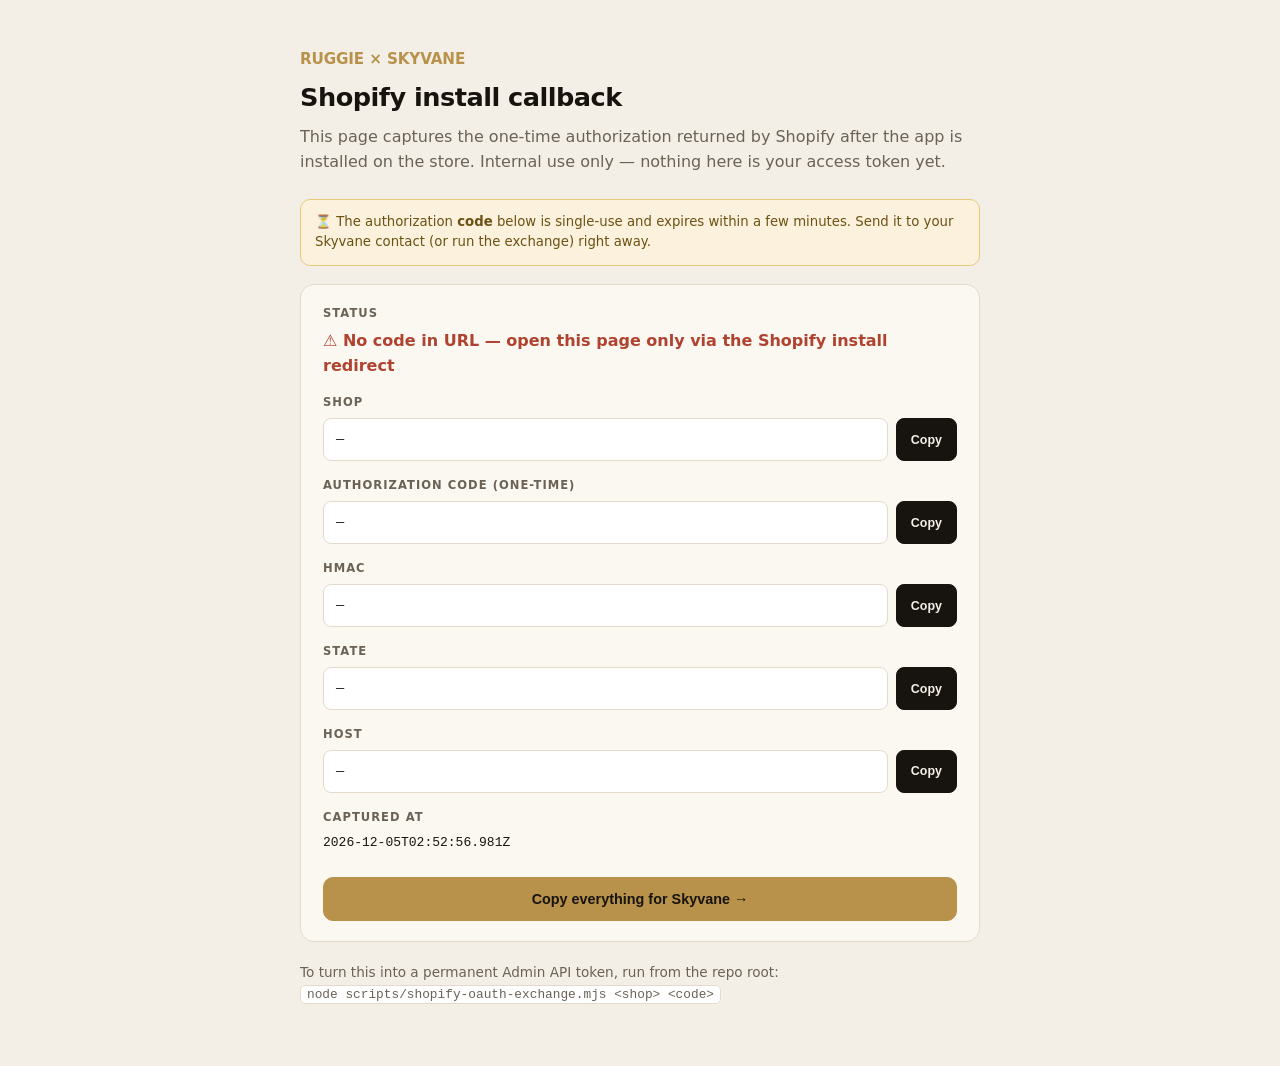
<file: oauth-callback.html>
<!doctype html>
<html lang="en">
<head>
  <meta charset="utf-8" />
  <meta name="viewport" content="width=device-width, initial-scale=1" />
  <meta name="robots" content="noindex, nofollow" />
  <title>Ruggie · Shopify install callback</title>
  <style>
    :root {
      --bone: #F4EFE6; --onyx: #17130E; --brass: #B8924A; --cream: #FBF8F2;
      --line: #E4DACB; --muted: #6B6256; --ok: #1E7A53; --err: #B0432F;
    }
    * { box-sizing: border-box; }
    body { font-family: -apple-system, BlinkMacSystemFont, "Inter", system-ui, sans-serif; background: var(--bone); color: var(--onyx); padding: 48px 20px; max-width: 720px; margin: 0 auto; line-height: 1.55; }
    .brand { font-weight: 800; letter-spacing: -0.01em; font-size: 0.95rem; text-transform: uppercase; color: var(--brass); }
    h1 { font-size: 1.6rem; margin: 6px 0 8px; letter-spacing: -0.02em; }
    p.lede { color: var(--muted); margin: 0 0 24px; }
    .panel { background: var(--cream); border: 1px solid var(--line); border-radius: 14px; padding: 20px 22px; margin: 16px 0; }
    .row { display: flex; flex-direction: column; gap: 6px; margin-bottom: 16px; }
    .row:last-child { margin-bottom: 0; }
    .row label { font-size: 0.72rem; text-transform: uppercase; letter-spacing: 0.09em; color: var(--muted); font-weight: 700; }
    .val { display: flex; align-items: stretch; gap: 8px; }
    .val code { flex: 1; background: #fff; border: 1px solid var(--line); padding: 10px 12px; border-radius: 8px; font-family: ui-monospace, "SF Mono", Menlo, monospace; font-size: 0.85rem; word-break: break-all; min-height: 40px; display: flex; align-items: center; }
    button.copy { border: 1px solid var(--onyx); background: var(--onyx); color: var(--bone); border-radius: 8px; padding: 0 14px; font-size: 0.78rem; font-weight: 700; cursor: pointer; white-space: nowrap; }
    button.copy:hover { opacity: 0.88; }
    button.copy:active { transform: translateY(1px); }
    .status { font-weight: 700; }
    .status.ok { color: var(--ok); }
    .status.err { color: var(--err); }
    .hint { font-size: 0.85rem; color: var(--muted); margin-top: 20px; }
    .hint code { background: #fff; border: 1px solid var(--line); padding: 1px 6px; border-radius: 5px; font-size: 0.8rem; }
    .big-copy { width: 100%; margin-top: 8px; padding: 13px; font-size: 0.9rem; border: 1px solid var(--brass); background: var(--brass); color: var(--onyx); border-radius: 10px; font-weight: 800; cursor: pointer; }
    .big-copy:hover { filter: brightness(1.03); }
    .warn { background: #FBF1DC; border: 1px solid #E7C97A; color: #6B5212; border-radius: 10px; padding: 12px 14px; font-size: 0.83rem; margin: 18px 0; }
  </style>
</head>
<body>
  <div class="brand">Ruggie × Skyvane</div>
  <h1>Shopify install callback</h1>
  <p class="lede">This page captures the one-time authorization returned by Shopify after the app is installed on the store. Internal use only — nothing here is your access token yet.</p>

  <div class="warn">⏳ The authorization <strong>code</strong> below is single-use and expires within a few minutes. Send it to your Skyvane contact (or run the exchange) right away.</div>

  <div class="panel">
    <div class="row">
      <label>Status</label>
      <span class="status" id="status">Reading URL parameters…</span>
    </div>
    <div class="row">
      <label>Shop</label>
      <div class="val"><code id="shop">—</code><button class="copy" data-target="shop">Copy</button></div>
    </div>
    <div class="row">
      <label>Authorization code (one-time)</label>
      <div class="val"><code id="code">—</code><button class="copy" data-target="code">Copy</button></div>
    </div>
    <div class="row">
      <label>HMAC</label>
      <div class="val"><code id="hmac">—</code><button class="copy" data-target="hmac">Copy</button></div>
    </div>
    <div class="row">
      <label>State</label>
      <div class="val"><code id="state">—</code><button class="copy" data-target="state">Copy</button></div>
    </div>
    <div class="row">
      <label>Host</label>
      <div class="val"><code id="host">—</code><button class="copy" data-target="host">Copy</button></div>
    </div>
    <div class="row">
      <label>Captured at</label>
      <code id="ts">—</code>
    </div>

    <button class="big-copy" id="copyAll">Copy everything for Skyvane →</button>
  </div>

  <p class="hint">
    To turn this into a permanent Admin API token, run from the repo root:<br />
    <code>node scripts/shopify-oauth-exchange.mjs &lt;shop&gt; &lt;code&gt;</code>
  </p>

  <script>
    (() => {
      const params = new URLSearchParams(window.location.search);
      const fields = {
        shop: params.get('shop'),
        code: params.get('code'),
        hmac: params.get('hmac'),
        state: params.get('state'),
        host: params.get('host'),
      };
      for (const [k, v] of Object.entries(fields)) {
        document.getElementById(k).textContent = v || '—';
      }
      const ts = new Date().toISOString();
      document.getElementById('ts').textContent = ts;

      const status = document.getElementById('status');
      if (fields.code && fields.shop) {
        status.textContent = '✓ Authorization received — copy the code & shop now';
        status.className = 'status ok';
      } else {
        status.textContent = '⚠ No code in URL — open this page only via the Shopify install redirect';
        status.className = 'status err';
      }

      function copyText(text, btn) {
        navigator.clipboard.writeText(text).then(() => {
          const old = btn.textContent; btn.textContent = '✓ Copied';
          setTimeout(() => { btn.textContent = old; }, 1400);
        });
      }

      document.querySelectorAll('button.copy').forEach((btn) => {
        btn.addEventListener('click', () => {
          const v = document.getElementById(btn.dataset.target).textContent;
          if (v && v !== '—') copyText(v, btn);
        });
      });

      document.getElementById('copyAll').addEventListener('click', (e) => {
        const summary =
          'shop: ' + (fields.shop || '') + '\n' +
          'code: ' + (fields.code || '') + '\n' +
          'hmac: ' + (fields.hmac || '') + '\n' +
          'state: ' + (fields.state || '') + '\n' +
          'host: ' + (fields.host || '') + '\n' +
          'captured_at: ' + ts;
        copyText(summary, e.currentTarget);
      });
    })();
  </script>
</body>
</html>
</file>
